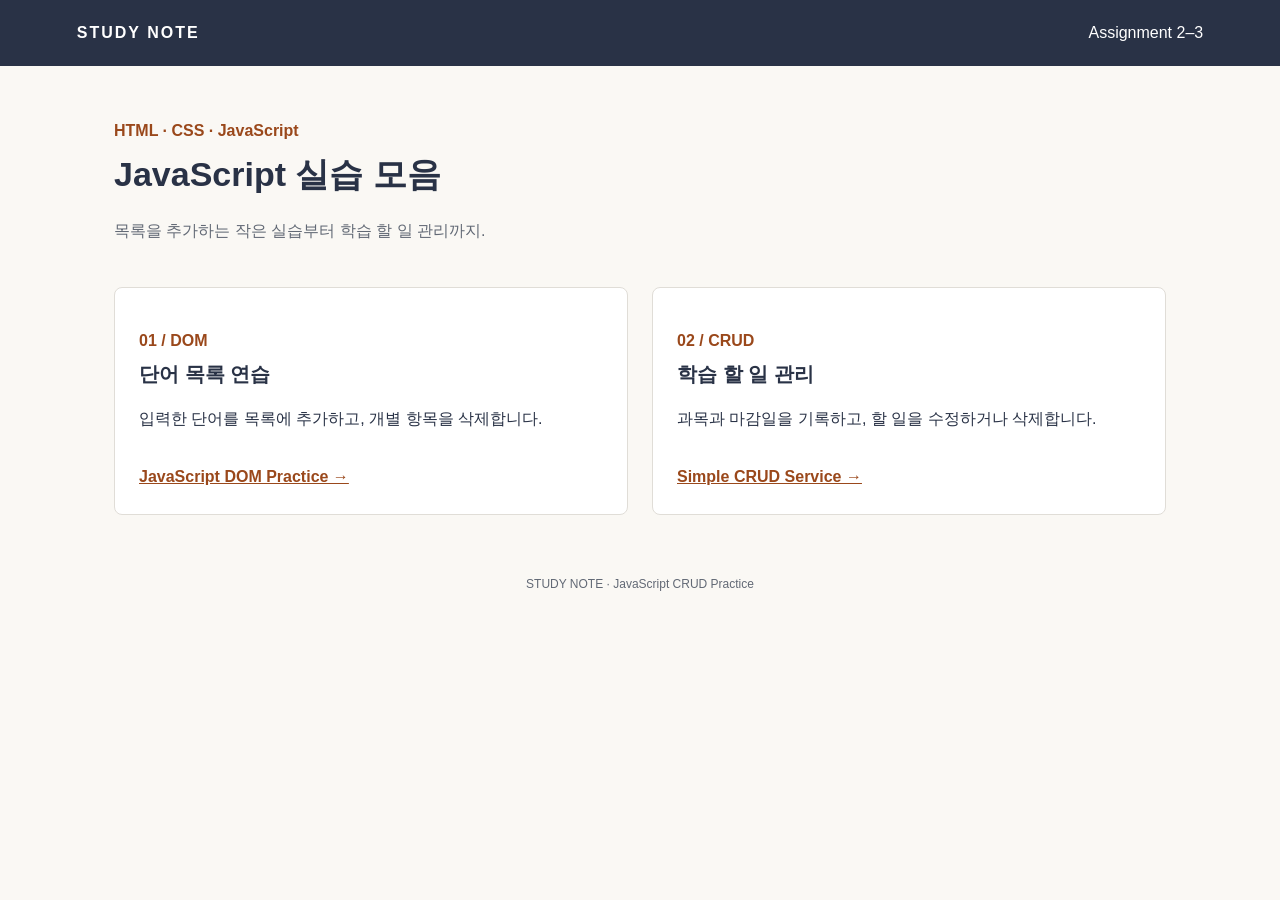
<file: index.html>
<!DOCTYPE html>
<html lang="ko">
<head>
    <meta charset="UTF-8">
    <meta name="viewport" content="width=device-width, initial-scale=1.0">
    <title>JavaScript 실습 · STUDY NOTE</title>
    <link rel="stylesheet" href="crud.css">
</head>
<body>
    <header>
        <span class="brand">STUDY NOTE</span>
        <span>Assignment 2–3</span>
    </header>
    <main>
        <p class="eyebrow">HTML · CSS · JavaScript</p>
        <h1>JavaScript 실습 모음</h1>
        <p class="description">목록을 추가하는 작은 실습부터 학습 할 일 관리까지.</p>
        <div class="home-grid">
            <section>
                <p class="eyebrow">01 / DOM</p>
                <h2>단어 목록 연습</h2>
                <p>입력한 단어를 목록에 추가하고, 개별 항목을 삭제합니다.</p>
                <a class="page-link" href="js_dynamic.html">JavaScript DOM Practice →</a>
            </section>
            <section>
                <p class="eyebrow">02 / CRUD</p>
                <h2>학습 할 일 관리</h2>
                <p>과목과 마감일을 기록하고, 할 일을 수정하거나 삭제합니다.</p>
                <a class="page-link" href="crud.html">Simple CRUD Service →</a>
            </section>
        </div>
    </main>
    <footer>STUDY NOTE · JavaScript CRUD Practice</footer>
</body>
</html>
</file>
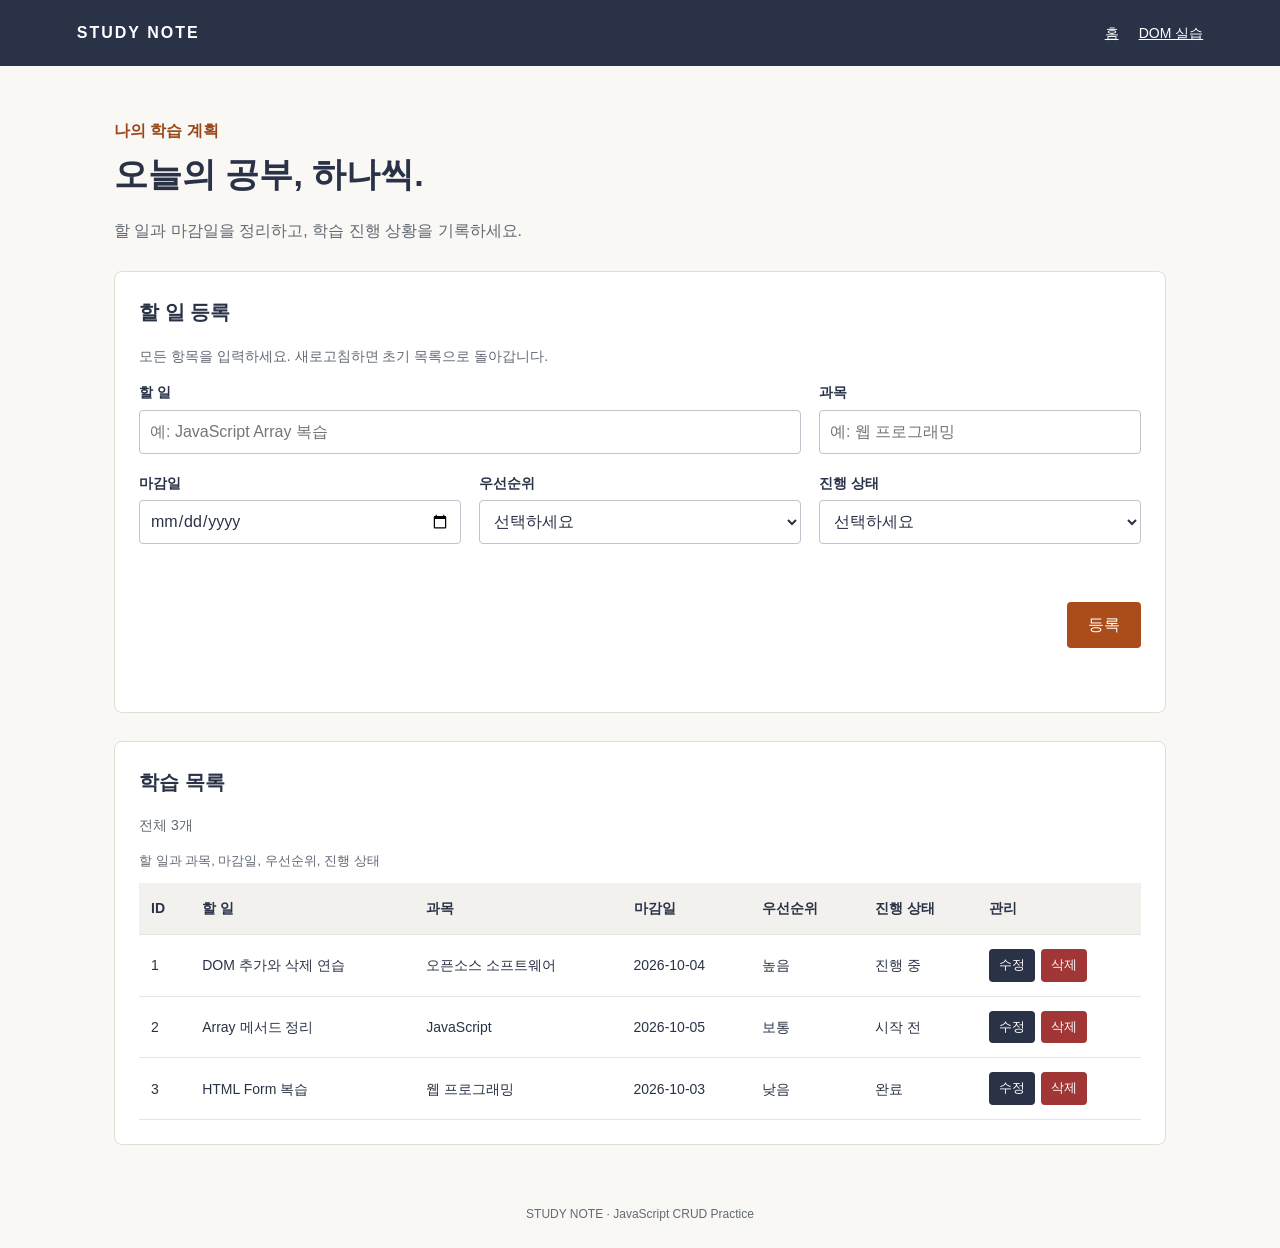
<file: crud.html>
<!DOCTYPE html>
<html lang="ko">
<head>
    <meta charset="UTF-8">
    <meta name="viewport" content="width=device-width, initial-scale=1.0">
    <title>학습 할 일 관리</title>
    <link rel="stylesheet" href="crud.css">
    <script src="crud.js" defer></script>
</head>
<body>
    <header>
        <span class="brand">STUDY NOTE</span>
        <nav aria-label="페이지 이동">
            <a href="index.html">홈</a>
            <a href="js_dynamic.html">DOM 실습</a>
        </nav>
    </header>

    <main>
        <p class="eyebrow">나의 학습 계획</p>
        <h1>오늘의 공부, 하나씩.</h1>
        <p class="description">할 일과 마감일을 정리하고, 학습 진행 상황을 기록하세요.</p>

        <section aria-labelledby="form-heading">
            <h2 id="form-heading">할 일 등록</h2>
            <p id="form-help" class="help">모든 항목을 입력하세요. 새로고침하면 초기 목록으로 돌아갑니다.</p>

            <form id="task-form" aria-describedby="form-help" novalidate>
                <div class="form-grid">
                    <div class="wide-field">
                        <label for="task-title">할 일</label>
                        <input id="task-title" name="title" type="text" maxlength="60" placeholder="예: JavaScript Array 복습" required>
                    </div>
                    <div>
                        <label for="task-subject">과목</label>
                        <input id="task-subject" name="subject" type="text" maxlength="30" placeholder="예: 웹 프로그래밍" required>
                    </div>
                    <div>
                        <label for="task-date">마감일</label>
                        <input id="task-date" name="dueDate" type="date" min="0001-01-01" max="9999-12-31" required>
                    </div>
                    <div>
                        <label for="task-priority">우선순위</label>
                        <select id="task-priority" name="priority" required>
                            <option value="">선택하세요</option>
                            <option value="낮음">낮음</option>
                            <option value="보통">보통</option>
                            <option value="높음">높음</option>
                        </select>
                    </div>
                    <div>
                        <label for="task-status">진행 상태</label>
                        <select id="task-status" name="status" required>
                            <option value="">선택하세요</option>
                            <option value="시작 전">시작 전</option>
                            <option value="진행 중">진행 중</option>
                            <option value="완료">완료</option>
                        </select>
                    </div>
                </div>
                <p id="form-error" role="alert"></p>
                <div class="form-actions">
                    <button id="save-button" type="submit">등록</button>
                    <button id="cancel-button" type="button" class="edit-button" hidden>수정 취소</button>
                </div>
            </form>
            <p id="message" role="status" aria-live="polite"></p>
        </section>

        <section aria-labelledby="list-heading">
            <h2 id="list-heading">학습 목록</h2>
            <p id="task-count" role="status"></p>
            <div class="table-wrap" tabindex="0" role="region" aria-label="학습 할 일 표">
                <table>
                    <caption>할 일과 과목, 마감일, 우선순위, 진행 상태</caption>
                    <thead>
                        <tr>
                            <th scope="col">ID</th>
                            <th scope="col">할 일</th>
                            <th scope="col">과목</th>
                            <th scope="col">마감일</th>
                            <th scope="col">우선순위</th>
                            <th scope="col">진행 상태</th>
                            <th scope="col">관리</th>
                        </tr>
                    </thead>
                    <tbody id="task-list"></tbody>
                </table>
            </div>
        </section>
    </main>
    <footer>STUDY NOTE · JavaScript CRUD Practice</footer>
</body>
</html>
</file>
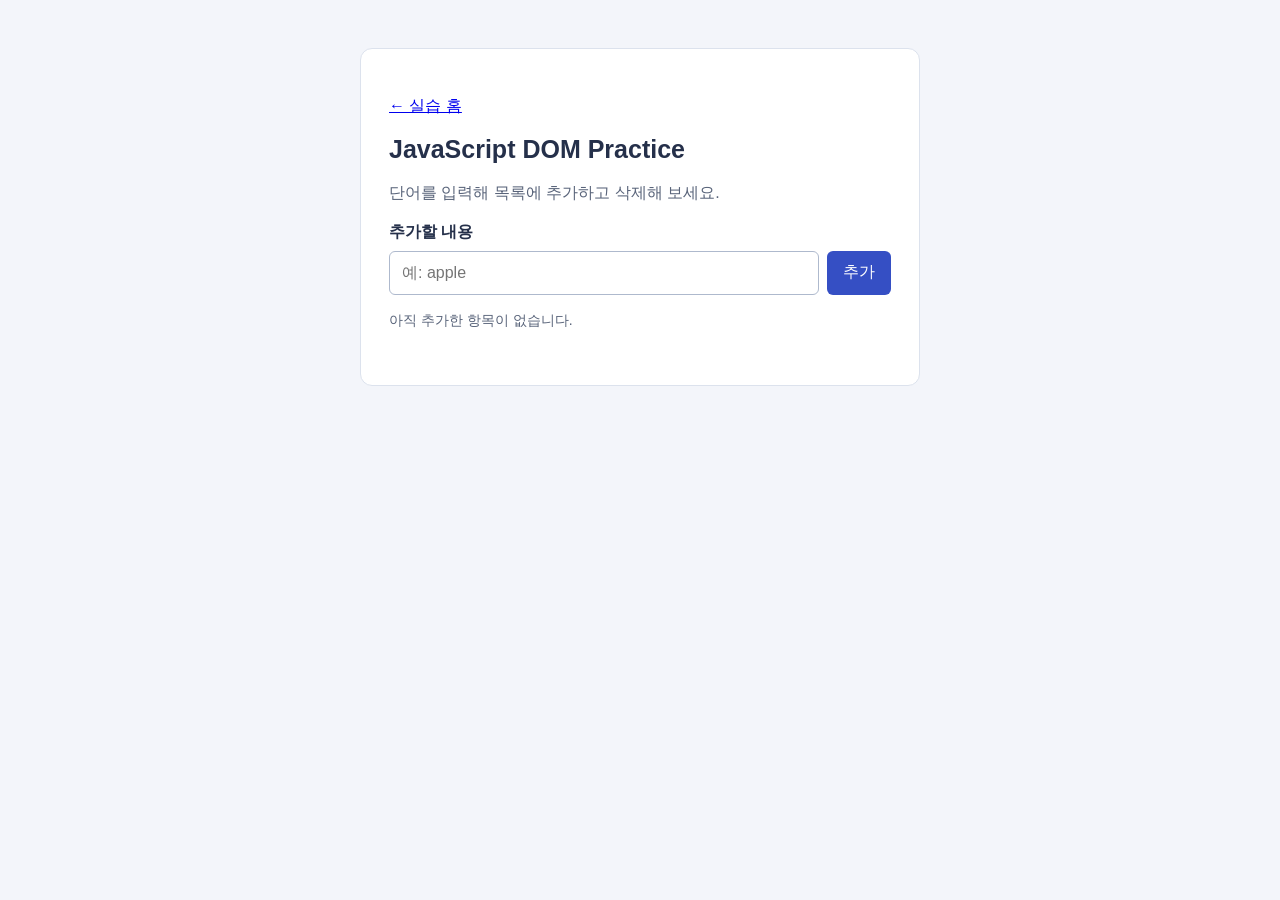
<file: js_dynamic.html>
<!DOCTYPE html>
<html lang="ko">
<head>
    <meta charset="UTF-8">
    <meta name="viewport" content="width=device-width, initial-scale=1.0">
    <title>JavaScript DOM Practice</title>
    <style>
        * { box-sizing: border-box; }
        body {
            margin: 0;
            padding: 48px 20px;
            background: #f3f5fa;
            color: #25304a;
            font-family: "Malgun Gothic", sans-serif;
        }
        main {
            max-width: 560px;
            margin: auto;
            padding: 28px;
            background: white;
            border: 1px solid #dce2ed;
            border-radius: 12px;
        }
        h1 { margin-top: 0; font-size: 25px; }
        p { color: #59647a; line-height: 1.6; }
        label { display: block; margin-bottom: 8px; font-weight: bold; }
        .input-row { display: flex; gap: 8px; }
        input {
            flex: 1;
            min-width: 0;
            padding: 12px;
            border: 1px solid #aeb9cd;
            border-radius: 6px;
            font: inherit;
        }
        button {
            padding: 10px 16px;
            border: 0;
            border-radius: 6px;
            background: #354fc4;
            color: white;
            font: inherit;
            cursor: pointer;
        }
        button:hover { background: #263c9c; }
        input:focus-visible, button:focus-visible {
            outline: 3px solid #8fa5f2;
            outline-offset: 3px;
        }
        ul { margin: 24px 0 0; padding: 0; list-style: none; }
        li {
            display: flex;
            justify-content: space-between;
            align-items: center;
            gap: 16px;
            padding: 12px 0;
            border-bottom: 1px solid #e3e7ef;
        }
        li span { min-width: 0; overflow-wrap: anywhere; }
        li button { flex-shrink: 0; background: #a73745; }
        li button:hover { background: #812834; }
        #message { min-height: 24px; margin-bottom: 0; font-size: 14px; }
    </style>
</head>
<body>
    <main>
        <p><a href="index.html">← 실습 홈</a></p>
        <h1>JavaScript DOM Practice</h1>
        <p>단어를 입력해 목록에 추가하고 삭제해 보세요.</p>

        <form id="item-form">
            <label for="item-input">추가할 내용</label>
            <div class="input-row">
                <input id="item-input" type="text" placeholder="예: apple" maxlength="100" required>
                <button type="submit">추가</button>
            </div>
        </form>

        <p id="message" role="status">아직 추가한 항목이 없습니다.</p>
        <ul id="item-list" aria-label="입력한 항목 목록"></ul>
    </main>

    <script>
        const form = document.getElementById('item-form');
        const input = document.getElementById('item-input');
        const list = document.getElementById('item-list');
        const message = document.getElementById('message');

        form.addEventListener('submit', function (event) {
            // 폼 제출로 페이지가 새로고침되는 것을 막습니다.
            event.preventDefault();
            const text = input.value.trim();

            if (text === '') {
                message.textContent = '공백을 제외한 내용을 입력하세요.';
                input.focus();
                return;
            }

            const item = document.createElement('li');
            const content = document.createElement('span');
            content.textContent = text;

            const deleteButton = document.createElement('button');
            deleteButton.type = 'button';
            deleteButton.textContent = '삭제';
            deleteButton.setAttribute('aria-label', text + ' 삭제');
            deleteButton.addEventListener('click', function () {
                item.remove();
                message.textContent = '항목을 삭제했습니다. 남은 항목: ' + list.children.length + '개';
                input.focus();
            });

            item.appendChild(content);
            item.appendChild(deleteButton);
            list.appendChild(item);

            input.value = '';
            input.focus();
            message.textContent = '항목을 추가했습니다. 전체 항목: ' + list.children.length + '개';
        });
    </script>
</body>
</html>
</file>
<file: crud.css>
* { box-sizing: border-box; }

body {
    margin: 0;
    background: #faf8f4;
    color: #293246;
    font-family: "Malgun Gothic", sans-serif;
    line-height: 1.6;
}

header {
    display: flex;
    justify-content: space-between;
    align-items: center;
    padding: 20px 6%;
    background: #293246;
    color: white;
}

.brand { font-weight: bold; letter-spacing: 2px; }
header a { color: white; font-size: 14px; }
nav { display: flex; gap: 20px; }
.home-grid { display: grid; grid-template-columns: 1fr 1fr; gap: 24px; }
.page-link { display: inline-block; margin-top: 16px; color: #9a481b; font-weight: bold; }
main { max-width: 1100px; margin: auto; padding: 36px 24px; }
.eyebrow { margin-bottom: 4px; color: #9a481b; font-weight: bold; }
h1 { margin: 0; font-size: 34px; }
.description, .help { color: #626975; }
.help { font-size: 14px; }

section {
    margin-top: 28px;
    padding: 24px;
    background: white;
    border: 1px solid #e0ddd7;
    border-radius: 8px;
}

h2 { margin-top: 0; font-size: 20px; }
.form-grid { display: grid; grid-template-columns: repeat(3, minmax(0, 1fr)); gap: 18px; }
.wide-field { grid-column: span 2; }
label { display: block; margin-bottom: 6px; font-size: 14px; font-weight: bold; }

input, select {
    width: 100%;
    min-width: 0;
    height: 44px;
    padding: 8px 10px;
    border: 1px solid #bfc3cb;
    border-radius: 4px;
    background: white;
    color: inherit;
    font: inherit;
}

.form-actions { margin-top: 20px; text-align: right; }
button {
    padding: 9px 20px;
    border: 1px solid transparent;
    border-radius: 4px;
    background: #aa4d1b;
    color: white;
    font: inherit;
    cursor: pointer;
}
button:hover:not(:disabled) { background: #81380f; }
button:disabled { opacity: .5; cursor: not-allowed; }
:focus-visible { outline: 3px solid #ca773b; outline-offset: 3px; }
.table-wrap { overflow-x: auto; }
table { width: 100%; border-collapse: collapse; font-size: 14px; }
caption { text-align: left; margin-bottom: 12px; color: #626975; font-size: 13px; }
th, td { padding: 14px 12px; border-bottom: 1px solid #e8e5e0; text-align: left; }
th { background: #f3f1ed; white-space: nowrap; }
.empty { text-align: center; color: #626975; }
.row-actions { white-space: nowrap; }
.row-actions button { padding: 5px 9px; font-size: 13px; }
.edit-button { background: #293246; }
.delete-button { background: #a13636; }
.edit-button:hover:not(:disabled) { background: #172034; }
.delete-button:hover:not(:disabled) { background: #7d2424; }
.row-actions button + button { margin-left: 6px; }
tbody tr:hover { background: #fcfaf5; }
td:nth-child(2), td:nth-child(3) { min-width: 130px; overflow-wrap: anywhere; }
td:nth-child(4) { white-space: nowrap; }
td:nth-child(5), td:nth-child(6) { min-width: 84px; }
#form-error { color: #a12c2c; min-height: 24px; font-size: 14px; }
[aria-invalid="true"] { border-color: #a12c2c; }
#message { color: #354b33; min-height: 24px; margin-bottom: 0; }
#task-count { color: #626975; font-size: 14px; }
.form-actions { display: flex; justify-content: flex-end; flex-wrap: wrap; gap: 8px; }
[hidden] { display: none !important; }
.table-wrap:focus-visible { outline-offset: 4px; }
footer { padding: 24px; text-align: center; color: #626975; font-size: 12px; }

@media (max-width: 650px) {
    main { padding: 28px 16px; }
    section { padding: 18px; }
    h1 { font-size: 28px; }
    .form-grid { grid-template-columns: 1fr; }
    .wide-field { grid-column: auto; }
    .home-grid { grid-template-columns: 1fr; gap: 0; }
}
</file>
